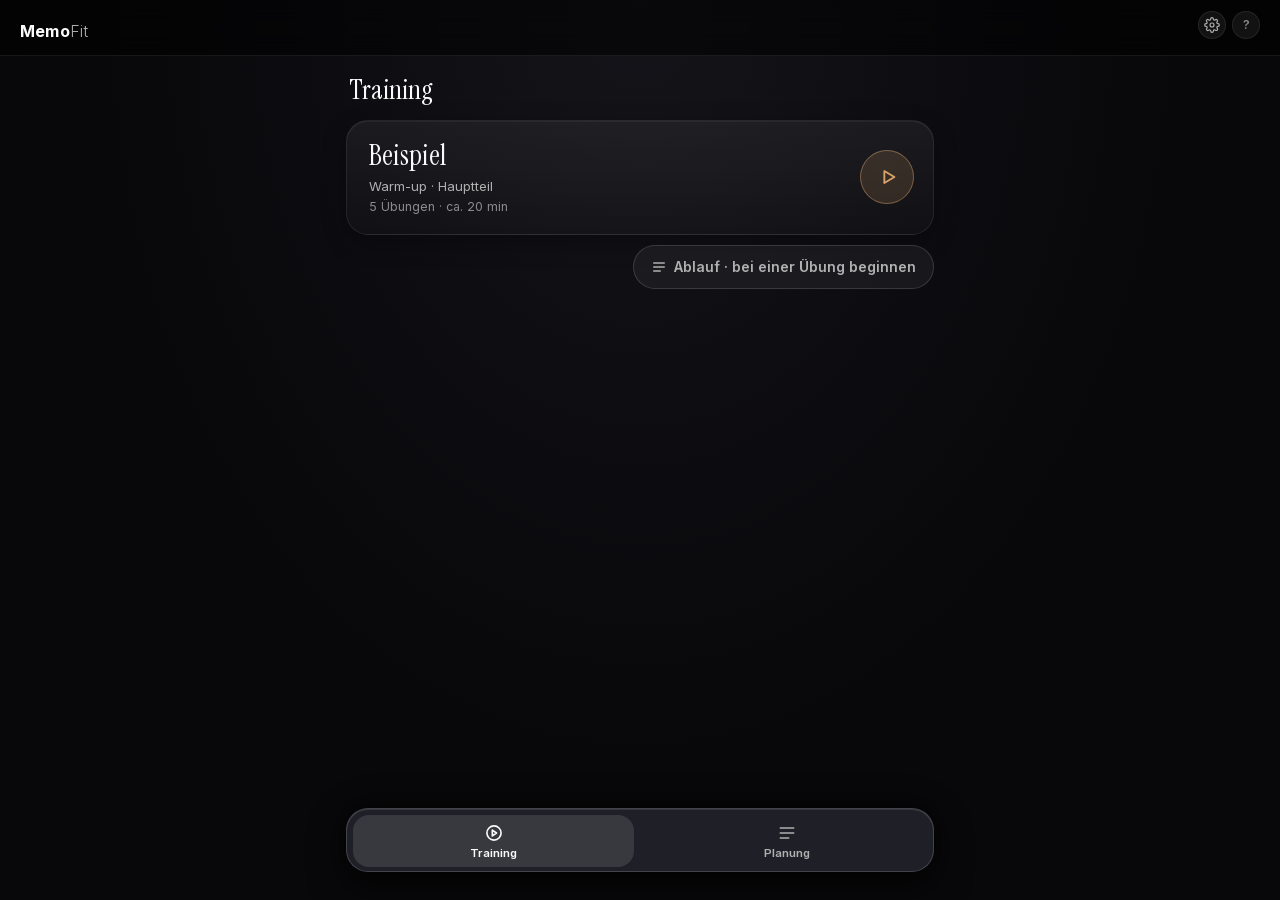
<file: index.html>
<!DOCTYPE html>
<html lang="de">
<head>
  <meta charset="UTF-8">
  <meta name="viewport" content="width=device-width, initial-scale=1.0, viewport-fit=cover">
  <meta name="apple-mobile-web-app-capable" content="yes">
  <meta name="mobile-web-app-capable" content="yes">
  <meta name="apple-mobile-web-app-status-bar-style" content="black-translucent">
  <meta name="apple-mobile-web-app-title" content="MemoFit">
  <meta name="theme-color" content="#080808">
  <link rel="manifest" href="manifest.json">
  <link rel="apple-touch-icon" href="apple-touch-icon.png">
  <link rel="icon" type="image/svg+xml" href="icon.svg">
  <title>MemoFit</title>
  <link rel="stylesheet" href="style.css?v=18">
</head>
<body>

  <header>
    <h1><span class="title-memo">Memo</span><span class="title-me">Fit</span></h1>
    <div class="header-btns">
      <button id="btn-einstellungen" class="btn-help btn-zahnrad" type="button" title="Einstellungen" aria-label="Einstellungen"><svg viewBox="0 0 24 24" fill="none" stroke="currentColor" stroke-width="1.75" stroke-linecap="round" stroke-linejoin="round" aria-hidden="true"><circle cx="12" cy="12" r="3"/><path d="M19.4 15a1.65 1.65 0 0 0 .33 1.82l.06.06a2 2 0 1 1-2.83 2.83l-.06-.06a1.65 1.65 0 0 0-1.82-.33 1.65 1.65 0 0 0-1 1.51V21a2 2 0 1 1-4 0v-.09A1.65 1.65 0 0 0 9 19.4a1.65 1.65 0 0 0-1.82.33l-.06.06a2 2 0 1 1-2.83-2.83l.06-.06A1.65 1.65 0 0 0 4.68 15a1.65 1.65 0 0 0-1.51-1H3a2 2 0 1 1 0-4h.09A1.65 1.65 0 0 0 4.6 9a1.65 1.65 0 0 0-.33-1.82l-.06-.06a2 2 0 1 1 2.83-2.83l.06.06A1.65 1.65 0 0 0 9 4.68a1.65 1.65 0 0 0 1-1.51V3a2 2 0 1 1 4 0v.09a1.65 1.65 0 0 0 1 1.51 1.65 1.65 0 0 0 1.82-.33l.06-.06a2 2 0 1 1 2.83 2.83l-.06.06A1.65 1.65 0 0 0 19.4 9a1.65 1.65 0 0 0 1.51 1H21a2 2 0 1 1 0 4h-.09a1.65 1.65 0 0 0-1.51 1z"/></svg></button>
      <button id="btn-info" class="btn-help" type="button" title="Hilfe" aria-label="Hilfe">?</button>
    </div>
  </header>

  <main>
    <!-- ── TRAINING (Start) ──────────────────────────── -->
    <section id="view-start" class="view">
      <div class="seiten-kopf">
        <h2 class="seiten-titel">Training</h2>
      </div>
      <div id="start-liste" class="plan-karten"></div>
    </section>

    <!-- ── PLÄNE (Liste) ─────────────────────────────── -->
    <section id="view-plaene" class="view hidden">
      <div class="seg plan-tabs" role="tablist" aria-label="Pläne oder Übungen">
        <button type="button" data-wert="plaene" class="an">Pläne</button>
        <button type="button" data-wert="bib">Übungen</button>
      </div>
      <div class="seiten-kopf mit-knopf">
        <h2 class="seiten-titel">Pläne</h2>
        <button class="btn-klein" id="btn-plaene-sort" type="button">Reihenfolge</button>
      </div>
      <div class="card"><div id="plaene-liste" class="zeilen"></div></div>
      <button class="btn-secondary" id="btn-plan-neu" type="button">+ Neuer Plan</button>
    </section>

    <!-- ── ÜBUNGEN (Bibliothek) ──────────────────────── -->
    <section id="view-bib" class="view hidden">
      <div class="seg plan-tabs" role="tablist" aria-label="Pläne oder Übungen">
        <button type="button" data-wert="plaene">Pläne</button>
        <button type="button" data-wert="bib" class="an">Übungen</button>
      </div>
      <div class="seiten-kopf mit-knopf">
        <h2 class="seiten-titel">Übungen</h2>
        <span class="seiten-zahl" id="bib-anzahl"></span>
      </div>
      <p class="card-text">Jede Übung gibt es nur einmal. Hinweis, Gewicht und Video gelten in allen Plänen, in denen sie steht.</p>
      <input type="search" id="bib-suche" class="u-suche" placeholder="Suchen" autocomplete="off">
      <div class="card"><div id="bib-liste" class="zeilen"></div></div>
      <button class="btn-secondary" id="btn-bib-neu" type="button">+ Neue Übung</button>
    </section>

    <!-- ── PLAN BEARBEITEN ───────────────────────────── -->
    <section id="view-plan" class="view hidden">
      <div class="einst-kopf">
        <button class="btn-zurueck" id="plan-zurueck" type="button">‹ Pläne</button>
      </div>
      <div class="plan-kopf">
        <button class="plan-name-knopf" id="plan-name" type="button"></button>
        <div class="plan-kopf-notiz hidden" id="plan-notiz"></div>
        <div class="plan-kopf-info" id="plan-info"></div>
        <div class="chip-reihe links">
          <button class="btn-klein" id="plan-sort" type="button">Reihenfolge</button>
          <button class="btn-klein" id="plan-kopie" type="button">Kopieren</button>
          <button class="btn-klein" id="plan-weg" type="button">Plan löschen …</button>
        </div>
      </div>
      <p class="card-text hidden" id="plan-sort-hinweis">Mit den Pfeilen verschiebst du Blöcke und Übungen. Eine Übung wandert am Rand in den Block davor oder danach.</p>
      <div id="plan-bloecke" class="view"></div>
      <button class="btn-secondary" id="btn-block-neu" type="button">+ Block</button>
    </section>

    <!-- ── EINSTELLUNGEN ─────────────────────────────── -->
    <section id="view-einst" class="view hidden">
      <div class="einst-kopf">
        <button class="btn-zurueck" id="einst-zurueck" type="button">‹ Zurück</button>
        <h2 class="einst-titel">Einstellungen</h2>
      </div>

      <div class="card">
        <div class="card-header"><h2>Nach der Pause</h2></div>
        <div class="seg" id="e-auto" role="group" aria-label="Nach der Pause">
          <button type="button" data-wert="1">automatisch weiter</button>
          <button type="button" data-wert="0">auf Tipp warten</button>
        </div>
        <p class="form-hinweis">Automatisch: 3-2-1, dann geht es los. Ein Tipp in der Pause hält trotzdem jederzeit an.</p>
      </div>

      <div class="card">
        <div class="card-header"><h2>Bereit vor dem Start</h2></div>
        <div class="seg" id="e-vorlauf" role="group" aria-label="Vorlauf">
          <button type="button" data-wert="0">aus</button>
          <button type="button" data-wert="5">5 s</button>
          <button type="button" data-wert="10">10 s</button>
          <button type="button" data-wert="15">15 s</button>
        </div>
        <div class="form-group" style="margin-top:1rem"><label>Seite wechseln (re/li)</label>
          <div class="seg" id="e-wechsel" role="group" aria-label="Seite wechseln">
            <button type="button" data-wert="3">3 s</button>
            <button type="button" data-wert="5">5 s</button>
            <button type="button" data-wert="10">10 s</button>
          </div>
        </div>
      </div>

      <div class="card">
        <div class="card-header"><h2>Töne</h2></div>
        <div class="seg" id="e-toene" role="group" aria-label="Töne">
          <button type="button" data-wert="1">an</button>
          <button type="button" data-wert="0">aus</button>
        </div>
        <p class="form-hinweis">3-2-1 vor Start und Ende. Im Lautlos-Modus bleibt das iPhone stumm, Farbe und große Zahlen zeigen es trotzdem.</p>
        <div class="btn-reihe"><button class="btn-leise" id="btn-tontest" type="button">Ton testen</button></div>
      </div>

      <div class="card">
        <div class="card-header"><h2>Abschluss</h2></div>
        <div class="seg" id="e-abschluss" role="group" aria-label="Abschluss">
          <button type="button" data-wert="still">still</button>
          <button type="button" data-wert="fest">Licht und Klang</button>
        </div>
        <p class="form-hinweis">Licht und Klang: Am Ende schließt sich ein Ring, ein paar Funken steigen auf, dazu ein weicher Akkord. Der Klang folgt der Einstellung „Töne“.</p>
      </div>

      <div class="card">
        <div class="card-header"><h2>Videoton</h2></div>
        <div class="seg" id="e-videoton" role="group" aria-label="Videoton">
          <button type="button" data-wert="aus">stumm</button>
          <button type="button" data-wert="erst">einmal</button>
          <button type="button" data-wert="immer">immer</button>
        </div>
        <p class="form-hinweis">Einmal: Die Ansage ist einmal zu hören, danach läuft der Ausschnitt stumm im Loop. Im Training schaltet der Lautsprecher oben rechts weiter.</p>
      </div>

      <div class="card">
        <div class="card-header"><h2>Musik vom Handy</h2></div>
        <div class="seg" id="e-musik" role="group" aria-label="Musik vom Handy">
          <button type="button" data-wert="vorrang">Ton hat Vorrang</button>
          <button type="button" data-wert="mischen">Musik läuft weiter</button>
        </div>
        <p class="form-hinweis">Ton hat Vorrang: 3-2-1 und Video sind immer hörbar, die Musik kann dafür kurz anhalten. Musik läuft weiter: Der Ton liegt über der Musik, ist aber nur zu hören, wenn das iPhone nicht im Lautlos-Modus ist.</p>
      </div>

      <div class="card">
        <div class="card-header"><h2>Speicher</h2></div>
        <p class="card-text" id="speicher-text">…</p>
        <div class="btn-reihe"><button class="btn-secondary" id="btn-persist" type="button">Dauerhaft speichern anfragen</button></div>
      </div>

      <div class="card">
        <div class="card-header"><h2>Daten</h2></div>
        <p class="card-text">Alles bleibt auf diesem Gerät. Nichts wird übertragen. Mit einer Sicherungsdatei nimmst du Pläne und Gewichte auf ein anderes Gerät mit.</p>
        <div class="btn-reihe">
          <button class="btn-secondary" id="btn-export" type="button">Daten sichern (Datei)</button>
          <button class="btn-secondary" id="btn-import" type="button">Sicherung laden …</button>
          <input type="file" id="import-datei" accept="application/json,.json" hidden>
          <button class="btn-leise" id="btn-beispiel" type="button">Beispielplan hinzufügen</button>
          <button class="btn-leise" id="btn-alles-loeschen" type="button">Alles löschen …</button>
        </div>
      </div>
    </section>
  </main>

  <nav class="bottom-nav">
    <button class="nav-item active" data-view="start" type="button">
      <svg viewBox="0 0 24 24" fill="none" stroke="currentColor" stroke-width="2" stroke-linecap="round" stroke-linejoin="round"><circle cx="12" cy="12" r="8.5"/><path d="M10 8.5l5 3.5-5 3.5Z"/></svg>
      <span>Training</span>
    </button>
    <button class="nav-item" data-view="plaene" type="button">
      <svg viewBox="0 0 24 24" fill="none" stroke="currentColor" stroke-width="2" stroke-linecap="round" stroke-linejoin="round"><path d="M4 6h16M4 12h16M4 18h10"/></svg>
      <span>Planung</span>
    </button>
  </nav>

  <!-- ── TRAINING (Abspielen) ──────────────────────── -->
  <div id="training" class="training hidden" aria-live="off"></div>

  <!-- ── SHEET ─────────────────────────────────────── -->
  <div id="sheet" class="modal-backdrop hidden">
    <div class="modal" role="dialog" aria-modal="true" aria-labelledby="sheet-titel">
      <div class="modal-header">
        <h2 id="sheet-titel"></h2>
        <button class="btn-modal-close" id="sheet-zu" type="button" aria-label="Schließen">✕</button>
      </div>
      <div class="modal-body" id="sheet-body"></div>
    </div>
  </div>

  <!-- ── HILFE ─────────────────────────────────────── -->
  <div id="hilfe" class="modal-backdrop hidden">
    <div class="modal" role="dialog" aria-modal="true" aria-labelledby="hilfe-titel">
      <div class="modal-header">
        <h2 id="hilfe-titel">Hilfe</h2>
        <button class="btn-modal-close" id="hilfe-zu" type="button" aria-label="Schließen">✕</button>
      </div>
      <div class="modal-body">
        <aside class="haltung">
          <h4>Abspielen, nicht bedienen</h4>
          <p>MemoFit begleitet dein Training Übung für Übung, mit Zeit, Wiederholungen und Pausen. Einmal einrichten, danach nur noch starten. Keine Punkte, keine Serien, kein Soll.</p>
        </aside>
        <div class="modal-section">
          <div class="modal-section-title"><span class="hz-i klein" data-i="installieren"></span>Erste Schritte</div>
          <div class="hz-liste">
            <div class="hz"><span class="hz-i" data-i="browser"></span><div class="hz-t"><strong>Browser</strong> — iPhone und iPad: Safari · Android: Chrome oder Firefox · Computer: Safari, Firefox, Chrome oder Edge</div></div>
            <div class="hz"><span class="hz-i" data-i="installieren"></span><div class="hz-t"><strong>Zuerst zum Home-Bildschirm</strong> — iPhone/iPad: Safari → Teilen □↑ → „Zum Home-Bildschirm“ · Android (Chrome): ⋮ oben rechts → „Installieren und Verknüpfung erstellen“ (Firefox: Menü → „Installieren“)</div></div>
            <div class="hz"><span class="hz-i" data-i="geraet"></span><div class="hz-t"><strong>Warum installieren?</strong> — MemoFit startet wie eine App, auch offline im Studio oder Keller · ohne Installation kann der Browser die Daten nach etwa 7 Tagen ohne Nutzung löschen</div></div>
            <div class="hz"><span class="hz-i" data-i="update"></span><div class="hz-t"><strong>Nach einem Update</strong> — App ganz schließen und neu öffnen · oder „Neu laden“ im Hinweis unten</div></div>
          </div>
        </div>
        <div class="modal-divider"></div>
        <div class="modal-section">
          <div class="modal-section-title"><span class="hz-i klein" data-i="start"></span>Training</div>
          <div class="hz-liste">
            <div class="hz"><span class="hz-i" data-i="start" data-ton="neutral"></span><div class="hz-t"><strong>Starten</strong> — Plan antippen · erst „Bereit“ mit 3-2-1 · dann Übung für Übung, alle Sätze einer Übung nacheinander</div></div>
            <div class="hz"><span class="hz-i" data-i="dauer" data-ton="akt"></span><div class="hz-t"><strong>Zeit</strong> — großer Ring zählt herunter · warm = Arbeit</div></div>
            <div class="hz"><span class="hz-i" data-i="fertig" data-ton="akt"></span><div class="hz-t"><strong>Wiederholungen</strong> — „12–15 ×“ · großer Knopf „fertig“, wenn du so weit bist</div></div>
            <div class="hz"><span class="hz-i" data-i="pause" data-ton="reg"></span><div class="hz-t"><strong>Pause</strong> — kühl · zeigt, was gleich kommt · danach 3-2-1 und weiter</div></div>
            <div class="hz"><span class="hz-i" data-i="tippen" data-ton="reg"></span><div class="hz-t"><strong>Tipp in der Pause</strong> — hält an · „+15 s“ verlängert die Restzeit · „weiter“ zählt ab derselben Sekunde weiter · › springt zur nächsten Übung</div></div>
            <div class="hz"><span class="hz-i" data-i="kann" data-ton="neutral"></span><div class="hz-t"><strong>Letzter Satz freiwillig</strong> — bei „2–3 Sätze“ fragt die Pause „Noch einer?“ · „auslassen“ geht zur nächsten Übung · ohne Tipp geht es mit dem Satz weiter</div></div>
            <div class="hz"><span class="hz-i" data-i="seiten" data-ton="neutral"></span><div class="hz-t"><strong>Seiten re/li</strong> — erst rechts, kurz „Seite wechseln“, dann links</div></div>
            <div class="hz"><span class="hz-i" data-i="umdrehen"></span><div class="hz-t"><strong>Karte antippen</strong> — dreht sie um · hinten läuft das Video, ohne Video steht dort der Hinweis groß · jedes Training beginnt mit der Textseite, die gewählte Seite bleibt bis zum Ende</div></div>
            <div class="hz"><span class="hz-i" data-i="video"></span><div class="hz-t"><strong>Video</strong> — Karte antippen → Video im Loop, mit Zeit oder „fertig“ unten · mehrere Videos laufen nacheinander · die Pause zeigt nur Name und Hinweis</div></div>
            <div class="hz"><span class="hz-i" data-i="ton"></span><div class="hz-t"><strong>Lautsprecher oben rechts</strong> — Videoton umschalten: stumm (✕) · einmal (1) · immer (∞) · gilt auch für die nächsten Trainings</div></div>
            <div class="hz"><span class="hz-i" data-i="gewicht"></span><div class="hz-t"><strong>Gewicht</strong> — „17,5 kg“ antippen → + und − · ändert um den Wert aus der Übung · bleibt für das nächste Mal gespeichert</div></div>
            <div class="hz"><span class="hz-i" data-i="plaene"></span><div class="hz-t"><strong>Ablauf</strong> — oben in der Mitte antippen · Blöcke und Übungen auf einen Blick · eine Übung antippen: dort weitermachen · auch auf der Startseite unter dem Plan</div></div>
            <div class="hz"><span class="hz-i" data-i="video"></span><div class="hz-t"><strong>Vorschau</strong> — vor jeder Übung mit Video (Bereit, Pause, Seitenwechsel) · „Vorschau“ antippen: Video groß mit Ton, die Pause hält an · danach oder per Tipp aufs Video zurück, mit mindestens 15 s Restzeit</div></div>
            <div class="hz"><span class="hz-i" data-i="wischen"></span><div class="hz-t"><strong>Wischen</strong> — nach links: nächste Übung · nach rechts: zurück · oder ‹ › unten</div></div>
            <div class="hz"><span class="hz-i" data-i="halt"></span><div class="hz-t"><strong>Anhalten</strong> — ❙❙ unten · ✕ oben beendet das Training</div></div>
            <div class="hz"><span class="hz-i" data-i="drehen"></span><div class="hz-t"><strong>Quer oder hoch</strong> — Handy auf die Bank stellen oder auf den Boden legen · der Bildschirm bleibt an</div></div>
          </div>
        </div>
        <div class="modal-divider"></div>
        <div class="modal-section">
          <div class="modal-section-title"><span class="hz-i klein" data-i="plaene"></span>Planung</div>
          <div class="hz-liste">
            <div class="hz"><span class="hz-i" data-i="plaene"></span><div class="hz-t"><strong>Plan</strong> — ein Trainingstag · Blöcke wie Warm-up, Hauptteil A, Hauptteil B fassen die Übungen zusammen · den Namen antippen: Name und Notiz, z. B. Trainer oder Studio</div></div>
            <div class="hz"><span class="hz-i" data-i="werte"></span><div class="hz-t"><strong>Werte je Übung</strong> — Zeit oder Wiederholungen · Sätze · Pause zwischen Sätzen · Pause vor der nächsten Übung · eine neue Übung übernimmt die Werte der Übung davor</div></div>
            <div class="hz"><span class="hz-i" data-i="uebung"></span><div class="hz-t"><strong>Übung</strong> — Name · Hinweis · Werte · Seiten re/li · Gewicht · Video</div></div>
            <div class="hz"><span class="hz-i" data-i="bibliothek"></span><div class="hz-t"><strong>Übungen</strong> — oben „Pläne · Übungen“ umschalten · alle Übungen auf einen Blick · suchen · in welchen Plänen sie stehen</div></div>
            <div class="hz"><span class="hz-i" data-i="mehrfach"></span><div class="hz-t"><strong>Dieselbe Übung in mehreren Plänen</strong> — im Plan „+ Übung“ → „Aus der Bibliothek“ wählen · Hinweis, Gewicht und Video pflegst du nur einmal · auch nach „Kopieren“</div></div>
            <div class="hz"><span class="hz-i" data-i="loeschen"></span><div class="hz-t"><strong>Aus dem Block entfernen</strong> — die Übung bleibt in der Bibliothek · ganz löschen nur unter „Übungen“</div></div>
            <div class="hz"><span class="hz-i" data-i="video"></span><div class="hz-t"><strong>„Video neu wählen“</strong> — nach dem Laden einer Sicherung auf einem anderen Gerät · Übung öffnen → „Video wählen“ · Ausschnitt bleibt erhalten, wenn du ihn nicht änderst</div></div>
            <div class="hz"><span class="hz-i" data-i="video"></span><div class="hz-t"><strong>Video zuordnen</strong> — Übung öffnen → „Video wählen“ → aus Fotos oder iCloud Drive · bleibt nur auf diesem Gerät</div></div>
            <div class="hz"><span class="hz-i" data-i="video"></span><div class="hz-t"><strong>Mehrere Videos</strong> — z. B. von vorn und von der Seite · „+ weiteres Video“ · jedes mit eigenem Ausschnitt · „nach vorn“ ändert die Reihenfolge · im Training nacheinander im Loop</div></div>
            <div class="hz"><span class="hz-i" data-i="schnitt"></span><div class="hz-t"><strong>Ausschnitt</strong> — Video abspielen · bei der Stelle „hier“ unter Start bzw. Ende · „Ausschnitt abspielen“ zum Prüfen · gilt in allen Plänen · bei mehreren Videos die Zeile antippen, um es zu öffnen</div></div>
            <div class="hz"><span class="hz-i" data-i="speicher"></span><div class="hz-t"><strong>Größe</strong> — 30 s in 1080p sind etwa 30–60 MB · in 1080p filmen oder in Fotos kürzen · 4K braucht viel mehr Platz</div></div>
            <div class="hz"><span class="hz-i" data-i="sortieren"></span><div class="hz-t"><strong>Reihenfolge</strong> — ↑ ↓ verschieben Blöcke und Übungen</div></div>
            <div class="hz"><span class="hz-i" data-i="loeschen"></span><div class="hz-t"><strong>Löschen</strong> — „Rückgängig“ im Hinweis unten holt es zurück</div></div>
          </div>
        </div>
        <div class="modal-divider"></div>
        <div class="modal-section">
          <div class="modal-section-title"><span class="hz-i klein" data-i="zahnrad"></span>Einstellungen · Zahnrad oben rechts</div>
          <div class="hz-liste">
            <div class="hz"><span class="hz-i" data-i="pause"></span><div class="hz-t"><strong>Nach der Pause</strong> — automatisch weiter · oder immer auf Tipp warten</div></div>
            <div class="hz"><span class="hz-i" data-i="start"></span><div class="hz-t"><strong>Bereit</strong> — 5 s vor der ersten Übung · aus · 10 s · 15 s</div></div>
            <div class="hz"><span class="hz-i" data-i="ton"></span><div class="hz-t"><strong>Töne</strong> — 3-2-1 vor Start und Ende · im Lautlos-Modus stumm</div></div>
            <div class="hz"><span class="hz-i" data-i="ton"></span><div class="hz-t"><strong>Abschluss</strong> — still · oder Licht und Klang: Ring, Funken, weicher Akkord · beim Antippen gleich zu hören</div></div>
            <div class="hz"><span class="hz-i" data-i="video"></span><div class="hz-t"><strong>Videoton</strong> — immer stumm · erster Durchlauf mit Ton, dann stumm · immer mit Ton</div></div>
            <div class="hz"><span class="hz-i" data-i="ton"></span><div class="hz-t"><strong>Musik vom Handy</strong> — „Ton hat Vorrang“: immer hörbar, Musik kann kurz anhalten · „Musik läuft weiter“: Ton liegt darüber, nur ohne Lautlos-Modus · auch über den Lautsprecher im Training</div></div>
            <div class="hz"><span class="hz-i" data-i="speicher"></span><div class="hz-t"><strong>Speicher</strong> — „dauerhaft speichern“ schützt vor dem Aufräumen durch den Browser</div></div>
          </div>
        </div>
        <div class="modal-divider"></div>
        <div class="modal-section">
          <div class="modal-section-title"><span class="hz-i klein" data-i="sichern"></span>Daten &amp; Backup</div>
          <div class="hz-liste">
            <div class="hz"><span class="hz-i" data-i="geraet"></span><div class="hz-t"><strong>Nur auf diesem Gerät</strong> — nichts wird übertragen</div></div>
            <div class="hz"><span class="hz-i" data-i="sichern"></span><div class="hz-t"><strong>Daten sichern</strong> — erzeugt eine kleine Datei mit Plänen und Gewichten · ohne Videos: die Originale liegen in Fotos oder iCloud und lassen sich neu zuordnen</div></div>
            <div class="hz"><span class="hz-i" data-i="laden"></span><div class="hz-t"><strong>Sicherung laden</strong> — Umzug auf ein anderes Gerät</div></div>
          </div>
        </div>
        <div class="modal-divider"></div>
        <div class="modal-section">
          <div class="modal-section-title"><span class="hz-i klein" data-i="werkzeug"></span>Probleme &amp; Lösungen</div>
          <div class="hz-liste">
            <div class="hz"><span class="hz-i" data-i="ton"></span><div class="hz-t"><strong>Kein Ton?</strong> — Lautlos-Schalter am iPhone prüfen · Töne in den Einstellungen an</div></div>
            <div class="hz"><span class="hz-i" data-i="geraet"></span><div class="hz-t"><strong>Bildschirm geht aus?</strong> — ab iOS 16.4 bleibt er im Training an · sonst Auto-Sperre in den iPhone-Einstellungen verlängern</div></div>
            <div class="hz"><span class="hz-i" data-i="video"></span><div class="hz-t"><strong>Video ohne Ton?</strong> — Lautsprecher oben rechts auf „einmal“ oder „immer“ · bei „Musik läuft weiter“ den Lautlos-Modus ausschalten · Lautstärke prüfen</div></div>
            <div class="hz"><span class="hz-i" data-i="loeschen"></span><div class="hz-t"><strong>Daten weg?</strong> — „Browserdaten löschen“ entfernt auch MemoFit → Sicherung laden</div></div>
            <div class="hz"><span class="hz-i" data-i="geraet"></span><div class="hz-t"><strong>Home-Bildschirm &amp; Safari</strong> — getrennte Speicher · immer die App vom Home-Bildschirm nutzen</div></div>
          </div>
        </div>
        <div class="modal-divider"></div>
        <p class="modal-meta">Daten bleiben auf diesem Gerät. MemoFit ersetzt keine ärztliche oder therapeutische Beratung.</p>
        <p class="modal-meta"><a href="impressum.html">Impressum &amp; Datenschutz</a></p>
        <p class="modal-meta modal-meta-build">Version 1.1 · Klaus Teltenkötter 2026</p>
      </div>
    </div>
  </div>

  <div id="toast" class="toast hidden" role="status" aria-live="polite"><span id="toast-text"></span><button id="toast-btn" type="button" class="hidden">Rückgängig</button></div>

  <script src="app.js?v=18"></script>
</body>
</html>
</file>
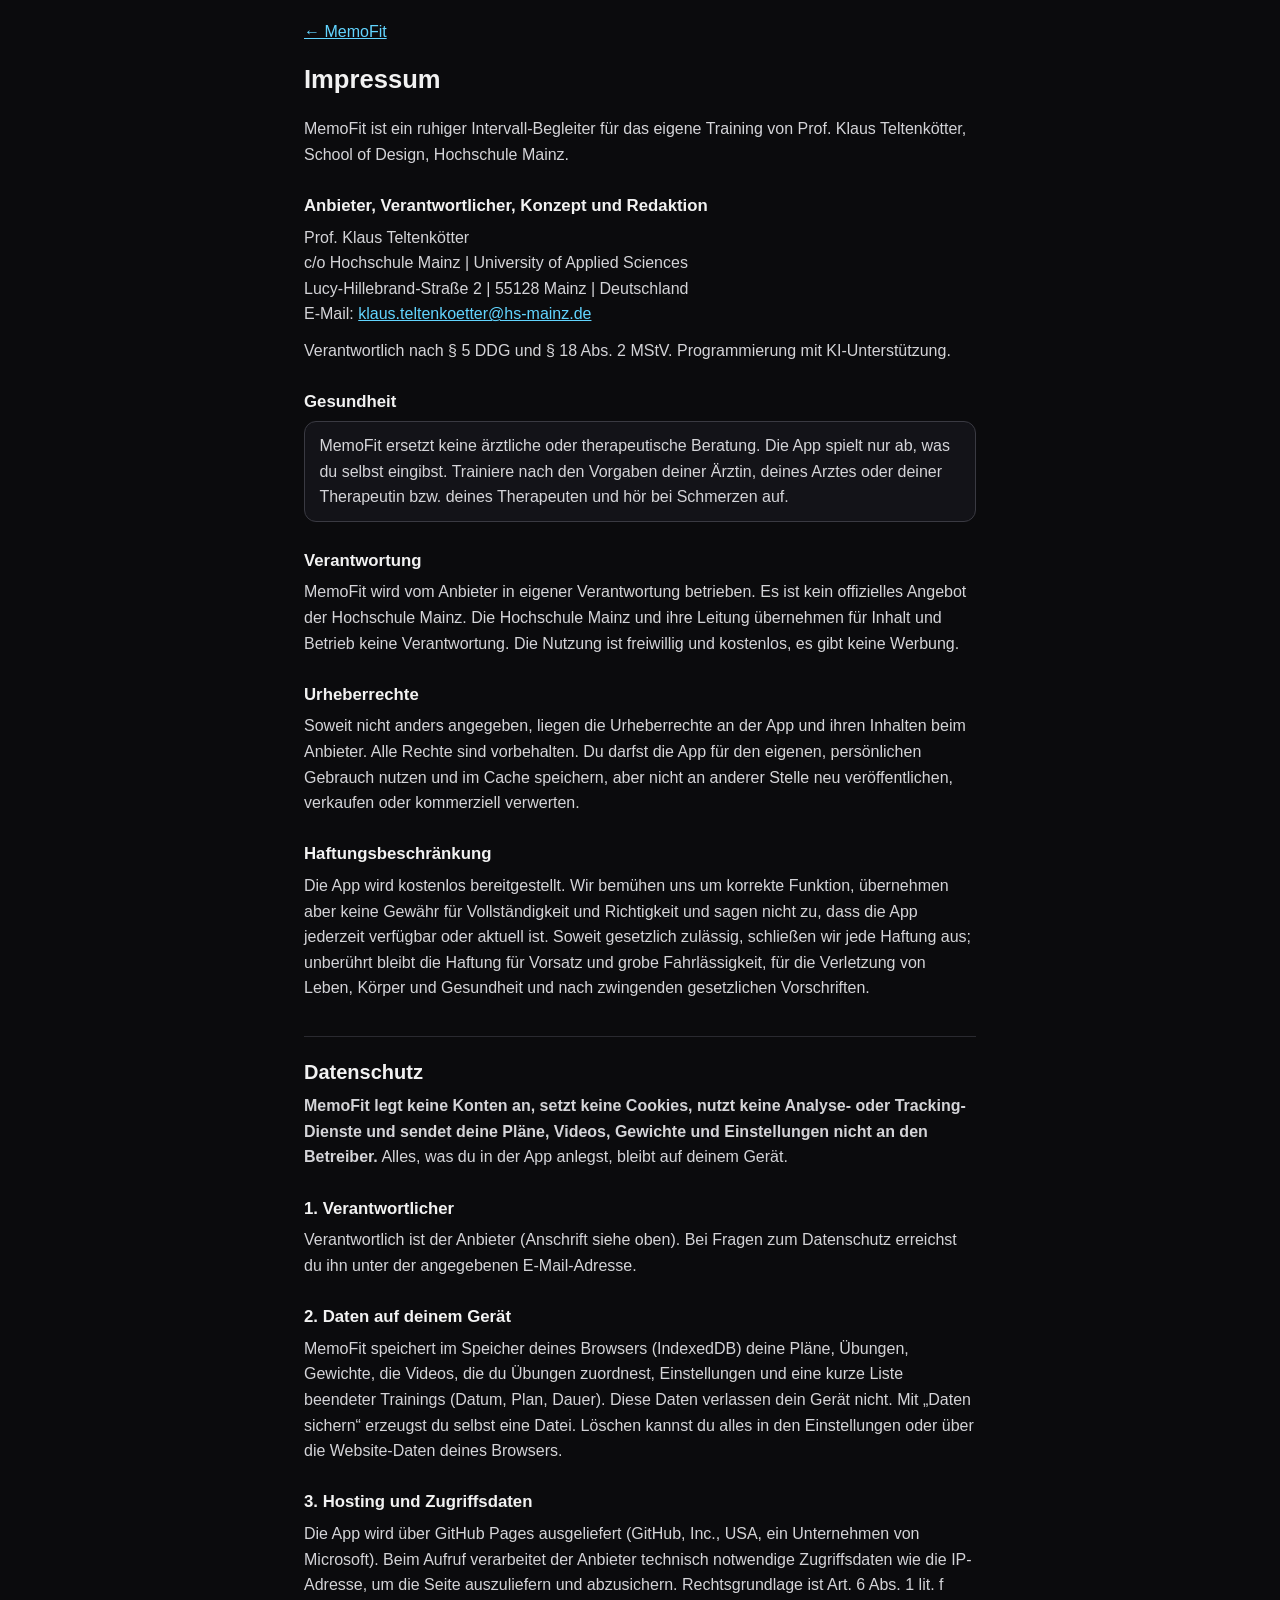
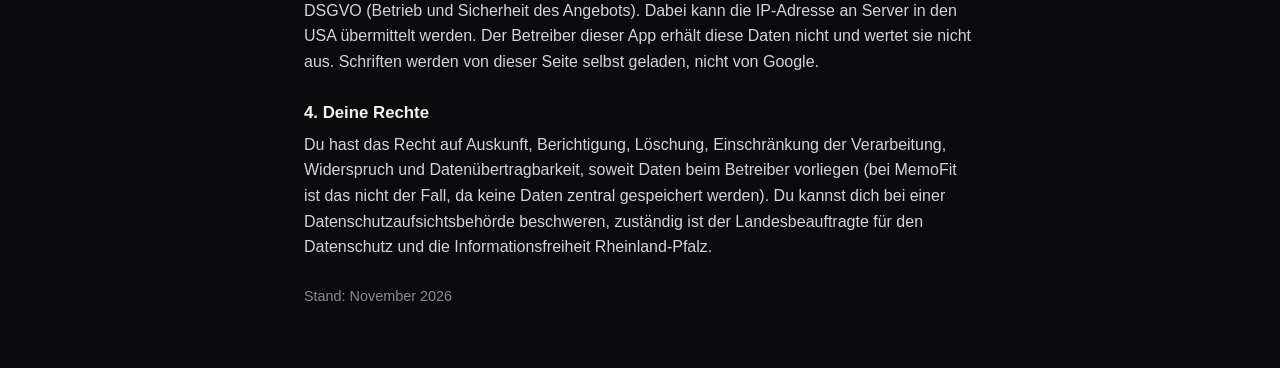
<file: impressum.html>
<!doctype html>
<html lang="de">
<head>
<meta charset="utf-8">
<meta name="viewport" content="width=device-width, initial-scale=1">
<title>Impressum – MemoFit</title>
<style>
  :root { color-scheme: dark; }
  body { margin: 0; background: #0b0b0d; color: #f2f2f2; font: 16px/1.6 -apple-system, BlinkMacSystemFont, "Segoe UI", Inter, sans-serif; }
  main { max-width: 42rem; margin: 0 auto; padding: 1.2rem 1rem 3rem; }
  h1 { font-size: 1.6rem; margin: 0.4rem 0 1rem; }
  h2 { font-size: 1.05rem; margin: 1.6rem 0 0.3rem; }
  h2.abschnitt { font-size: 1.25rem; border-top: 1px solid #2a2a30; padding-top: 1.2rem; margin-top: 2.2rem; }
  p { color: #d4d4d8; margin: 0.3rem 0 0.7rem; }
  a { color: #62d5ff; }
  .zurueck { display: inline-block; margin-bottom: 0.5rem; }
  .wichtig { border: 1px solid #3a3a42; border-radius: 12px; padding: 0.7rem 0.9rem; background: #131318; }
</style>
</head>
<body>
<main>
<a class="zurueck" href="./">← MemoFit</a>

<h1>Impressum</h1>
<p>MemoFit ist ein ruhiger Intervall-Begleiter für das eigene Training von Prof. Klaus Teltenkötter, School of Design, Hochschule Mainz.</p>

<h2>Anbieter, Verantwortlicher, Konzept und Redaktion</h2>
<p>
  Prof. Klaus Teltenkötter<br>
  c/o Hochschule Mainz | University of Applied Sciences<br>
  Lucy-Hillebrand-Straße 2 | 55128 Mainz | Deutschland<br>
  E-Mail: <a href="mailto:klaus.teltenkoetter@hs-mainz.de">klaus.teltenkoetter@hs-mainz.de</a>
</p>
<p>Verantwortlich nach § 5 DDG und § 18 Abs. 2 MStV. Programmierung mit KI-Unterstützung.</p>

<h2>Gesundheit</h2>
<p class="wichtig">MemoFit ersetzt keine ärztliche oder therapeutische Beratung. Die App spielt nur ab, was du selbst eingibst. Trainiere nach den Vorgaben deiner Ärztin, deines Arztes oder deiner Therapeutin bzw. deines Therapeuten und hör bei Schmerzen auf.</p>

<h2>Verantwortung</h2>
<p>MemoFit wird vom Anbieter in eigener Verantwortung betrieben. Es ist kein offizielles Angebot der Hochschule Mainz. Die Hochschule Mainz und ihre Leitung übernehmen für Inhalt und Betrieb keine Verantwortung. Die Nutzung ist freiwillig und kostenlos, es gibt keine Werbung.</p>

<h2>Urheberrechte</h2>
<p>Soweit nicht anders angegeben, liegen die Urheberrechte an der App und ihren Inhalten beim Anbieter. Alle Rechte sind vorbehalten. Du darfst die App für den eigenen, persönlichen Gebrauch nutzen und im Cache speichern, aber nicht an anderer Stelle neu veröffentlichen, verkaufen oder kommerziell verwerten.</p>

<h2>Haftungsbeschränkung</h2>
<p>Die App wird kostenlos bereitgestellt. Wir bemühen uns um korrekte Funktion, übernehmen aber keine Gewähr für Vollständigkeit und Richtigkeit und sagen nicht zu, dass die App jederzeit verfügbar oder aktuell ist. Soweit gesetzlich zulässig, schließen wir jede Haftung aus; unberührt bleibt die Haftung für Vorsatz und grobe Fahrlässigkeit, für die Verletzung von Leben, Körper und Gesundheit und nach zwingenden gesetzlichen Vorschriften.</p>

<h2 class="abschnitt">Datenschutz</h2>
<p><strong>MemoFit legt keine Konten an, setzt keine Cookies, nutzt keine Analyse- oder Tracking-Dienste und sendet deine Pläne, Videos, Gewichte und Einstellungen nicht an den Betreiber.</strong> Alles, was du in der App anlegst, bleibt auf deinem Gerät.</p>

<h2>1. Verantwortlicher</h2>
<p>Verantwortlich ist der Anbieter (Anschrift siehe oben). Bei Fragen zum Datenschutz erreichst du ihn unter der angegebenen E-Mail-Adresse.</p>

<h2>2. Daten auf deinem Gerät</h2>
<p>MemoFit speichert im Speicher deines Browsers (IndexedDB) deine Pläne, Übungen, Gewichte, die Videos, die du Übungen zuordnest, Einstellungen und eine kurze Liste beendeter Trainings (Datum, Plan, Dauer). Diese Daten verlassen dein Gerät nicht. Mit „Daten sichern“ erzeugst du selbst eine Datei. Löschen kannst du alles in den Einstellungen oder über die Website-Daten deines Browsers.</p>

<h2>3. Hosting und Zugriffsdaten</h2>
<p>Die App wird über GitHub Pages ausgeliefert (GitHub, Inc., USA, ein Unternehmen von Microsoft). Beim Aufruf verarbeitet der Anbieter technisch notwendige Zugriffsdaten wie die IP-Adresse, um die Seite auszuliefern und abzusichern. Rechtsgrundlage ist Art. 6 Abs. 1 lit. f DSGVO (Betrieb und Sicherheit des Angebots). Dabei kann die IP-Adresse an Server in den USA übermittelt werden. Der Betreiber dieser App erhält diese Daten nicht und wertet sie nicht aus. Schriften werden von dieser Seite selbst geladen, nicht von Google.</p>

<h2>4. Deine Rechte</h2>
<p>Du hast das Recht auf Auskunft, Berichtigung, Löschung, Einschränkung der Verarbeitung, Widerspruch und Datenübertragbarkeit, soweit Daten beim Betreiber vorliegen (bei MemoFit ist das nicht der Fall, da keine Daten zentral gespeichert werden). Du kannst dich bei einer Datenschutzaufsichtsbehörde beschweren, zuständig ist der Landesbeauftragte für den Datenschutz und die Informationsfreiheit Rheinland-Pfalz.</p>

<p style="margin-top:1.6rem;color:#8a8a92;font-size:0.9rem">Stand: November 2026</p>
</main>
</body>
</html>
</file>
<file: style.css>
/* MemoFit · Stil */
/* Schriften lokal (kein Abruf bei Google): Inter und Instrument Serif, SIL Open Font License 1.1 */
@font-face { font-family: 'Instrument Serif'; font-style: italic; font-weight: 400; font-display: swap;
  src: url('fonts/InstrumentSerif-italic-latin-ext.woff2') format('woff2'); unicode-range: U+0100-02BA, U+02BD-02C5, U+02C7-02CC, U+02CE-02D7, U+02DD-02FF, U+0304, U+0308, U+0329, U+1D00-1DBF, U+1E00-1E9F, U+1EF2-1EFF, U+2020, U+20A0-20AB, U+20AD-20C4, U+2113, U+2C60-2C7F, U+A720-A7FF; }
@font-face { font-family: 'Instrument Serif'; font-style: italic; font-weight: 400; font-display: swap;
  src: url('fonts/InstrumentSerif-italic-latin.woff2') format('woff2'); unicode-range: U+0000-00FF, U+0131, U+0152-0153, U+02BB-02BC, U+02C6, U+02DA, U+02DC, U+0304, U+0308, U+0329, U+2000-206F, U+20AC, U+2122, U+2191, U+2193, U+2212, U+2215, U+FEFF, U+FFFD; }
@font-face { font-family: 'Instrument Serif'; font-style: normal; font-weight: 400; font-display: swap;
  src: url('fonts/InstrumentSerif-normal-latin-ext.woff2') format('woff2'); unicode-range: U+0100-02BA, U+02BD-02C5, U+02C7-02CC, U+02CE-02D7, U+02DD-02FF, U+0304, U+0308, U+0329, U+1D00-1DBF, U+1E00-1E9F, U+1EF2-1EFF, U+2020, U+20A0-20AB, U+20AD-20C4, U+2113, U+2C60-2C7F, U+A720-A7FF; }
@font-face { font-family: 'Instrument Serif'; font-style: normal; font-weight: 400; font-display: swap;
  src: url('fonts/InstrumentSerif-normal-latin.woff2') format('woff2'); unicode-range: U+0000-00FF, U+0131, U+0152-0153, U+02BB-02BC, U+02C6, U+02DA, U+02DC, U+0304, U+0308, U+0329, U+2000-206F, U+20AC, U+2122, U+2191, U+2193, U+2212, U+2215, U+FEFF, U+FFFD; }
@font-face { font-family: 'Inter'; font-style: normal; font-weight: 300 800; font-display: swap;
  src: url('fonts/Inter-normal-latin-ext.woff2') format('woff2'); unicode-range: U+0100-02BA, U+02BD-02C5, U+02C7-02CC, U+02CE-02D7, U+02DD-02FF, U+0304, U+0308, U+0329, U+1D00-1DBF, U+1E00-1E9F, U+1EF2-1EFF, U+2020, U+20A0-20AB, U+20AD-20C4, U+2113, U+2C60-2C7F, U+A720-A7FF; }
@font-face { font-family: 'Inter'; font-style: normal; font-weight: 300 800; font-display: swap;
  src: url('fonts/Inter-normal-latin.woff2') format('woff2'); unicode-range: U+0000-00FF, U+0131, U+0152-0153, U+02BB-02BC, U+02C6, U+02DA, U+02DC, U+0304, U+0308, U+0329, U+2000-206F, U+20AC, U+2122, U+2191, U+2193, U+2212, U+2215, U+FEFF, U+FFFD; }

*, *::before, *::after { box-sizing: border-box; margin: 0; padding: 0; }

:root {
  /* Basis aus MemoFix / MemoMe */
  --bg:            #070708;
  --bg-grad:       radial-gradient(ellipse at 50% 0%, #14141a 0%, #08080a 60%);
  --surface:       #0d0d11;
  --surface2:      #131318;
  --modal:         #111116;
  --text:          #FAFAFA;
  --text-dim:      #B0B0B0;
  --muted:         #6B6B70;
  --hint:          #8a8a91;
  --border:        rgba(255,255,255,0.08);
  --border-strong: rgba(255,255,255,0.14);
  --shadow:        inset 0 1px 0 rgba(255,255,255,0.05), 0 8px 24px rgba(0,0,0,0.3);
  --radius:        18px;
  --nav-h:         96px;
  --header-h:      56px;
  --serif:         'Instrument Serif', Georgia, serif;
  --mf-blau:       #62d5ff;

  /* MemoFit: Arbeit warm, Pause kühl, Bereit neutral (Werte aus MemoMe) */
  --akt:           #d9a36a;
  --akt-rgb:       217, 163, 106;
  --reg:           #86bdb5;
  --reg-rgb:       134, 189, 181;
  --neutral:       #bdb4a5;
  --neutral-rgb:   189, 180, 165;
}

body {
  font-family: 'Inter', -apple-system, BlinkMacSystemFont, 'Segoe UI', sans-serif;
  background: var(--bg-grad);
  background-color: var(--bg);
  color: var(--text);
  min-height: 100dvh;
  padding-bottom: calc(var(--nav-h) + max(env(safe-area-inset-bottom), 12px));
  -webkit-tap-highlight-color: transparent;
  -webkit-font-smoothing: antialiased;
  overscroll-behavior-y: none;
}
button { font-family: inherit; }
:focus-visible { outline: 2px solid rgba(var(--reg-rgb), 0.8); outline-offset: 2px; }

/* ── HEADER ─────────────────────────────────────────── */
header {
  position: sticky; top: 0; z-index: 100;
  background: rgba(0,0,0,0.55);
  backdrop-filter: blur(12px); -webkit-backdrop-filter: blur(12px);
  height: calc(var(--header-h) + env(safe-area-inset-top));
  padding: calc(0.9rem + env(safe-area-inset-top)) max(1.25rem, env(safe-area-inset-right)) 0.9rem max(1.25rem, env(safe-area-inset-left));
  border-bottom: 1px solid var(--border);
  display: flex; align-items: flex-end; justify-content: space-between;
}
header h1 { font-size: 1rem; letter-spacing: 0.2px; }
.title-memo { font-weight: 700; }
.title-me   { font-weight: 300; color: var(--text-dim); }
.header-btns { display: flex; align-items: center; gap: 0.4rem; }
.btn-help {
  background: rgba(255,255,255,0.06); border: 1px solid var(--border); color: var(--hint);
  width: 28px; height: 28px; border-radius: 50%;
  font-size: 0.75rem; font-weight: 600; cursor: pointer;
  display: flex; align-items: center; justify-content: center; margin-bottom: 2px;
}
.btn-zahnrad { color: var(--text-dim); }
.btn-zahnrad svg { width: 16px; height: 16px; display: block; }
.btn-zahnrad.an { color: var(--text); background: rgba(255,255,255,0.14); border-color: rgba(255,255,255,0.3); }
.einst-kopf { display: flex; align-items: center; gap: 0.75rem; padding: 0.1rem 0.1rem 0; }
.btn-zurueck { background: none; border: 0; color: var(--text-dim); font-size: 0.9rem; font-weight: 600; padding: 0.4rem 0.2rem; cursor: pointer; }
.einst-titel { font-family: var(--serif); font-weight: 400; font-size: 1.7rem; line-height: 1.1; }

/* ── LAYOUT ─────────────────────────────────────────── */
main {
  max-width: 620px; margin: 0 auto;
  padding-block: 1rem 0.5rem;
  padding-left: max(16px, env(safe-area-inset-left, 0px));
  padding-right: max(16px, env(safe-area-inset-right, 0px));
}
.view { display: flex; flex-direction: column; gap: 0.9rem; }
.hidden { display: none !important; }

.seiten-kopf { padding: 0.2rem 0.2rem 0; }
.seiten-kopf.mit-knopf { display: flex; align-items: center; justify-content: space-between; }
.seiten-titel { font-family: var(--serif); font-weight: 400; font-size: 1.7rem; line-height: 1.1; }
.seiten-sub { font-family: var(--serif); font-style: italic; font-size: 1rem; color: var(--hint); margin-top: 0.2rem; }

.card {
  background: linear-gradient(180deg, rgba(255,255,255,0.05) 0%, rgba(255,255,255,0.02) 100%);
  border-radius: var(--radius); padding: 1.1rem 1.2rem;
  border: 1px solid var(--border); box-shadow: var(--shadow);
}
.card-header { display: flex; align-items: center; gap: 0.5rem; margin-bottom: 0.8rem; }
.card-header h2 { font-size: 0.95rem; font-weight: 700; }
.card-header .rechts { margin-left: auto; }
.card-text { font-size: 0.82rem; color: var(--text-dim); line-height: 1.5; margin-bottom: 0.8rem; }
.leer-text { font-family: var(--serif); font-style: italic; color: var(--hint); font-size: 1.1rem; padding: 0.4rem 0.2rem; }

/* ── START: Pläne als Karten ────────────────────────── */
.plan-karten { display: flex; flex-direction: column; gap: 0.8rem; }
.plan-karte {
  display: grid; grid-template-columns: 1fr auto; align-items: center; gap: 1rem;
  width: 100%; text-align: left; cursor: pointer; color: var(--text);
  background: linear-gradient(180deg, rgba(255,255,255,0.06) 0%, rgba(255,255,255,0.02) 100%);
  border: 1px solid var(--border); border-radius: 22px; box-shadow: var(--shadow);
  padding: 1.25rem 1.2rem 1.25rem 1.35rem; min-height: 112px;
}
.plan-karte:active { transform: scale(0.99); }
.plan-karte .pk-name { font-family: var(--serif); font-size: 1.75rem; line-height: 1.1; }
.plan-karte .pk-bloecke { font-size: 0.82rem; color: var(--text-dim); margin-top: 0.35rem; line-height: 1.4; }
.plan-karte .pk-dauer { font-size: 0.78rem; color: var(--hint); margin-top: 0.25rem; }
.plan-karte .pk-start {
  width: 54px; height: 54px; border-radius: 50%; display: flex; align-items: center; justify-content: center;
  background: rgba(var(--akt-rgb), 0.16); border: 1px solid rgba(var(--akt-rgb), 0.45); color: var(--akt);
}
.plan-karte .pk-start svg { width: 22px; height: 22px; margin-left: 3px; }

/* ── LISTEN (Pläne, Übungen) ────────────────────────── */
.zeilen { display: flex; flex-direction: column; }
.zeile {
  display: grid; grid-template-columns: 1fr auto; align-items: center; gap: 0.6rem; width: 100%;
  padding: 0.75rem 0.2rem; background: none; border: 0; border-bottom: 1px solid var(--border);
  color: var(--text); text-align: left; cursor: pointer; min-height: 52px;
}
.zeilen > .zeile:last-child, .zeilen > .zeile-wrap:last-child > .zeile { border-bottom: 0; }
.zeile .nm { font-size: 0.95rem; font-weight: 600; min-width: 0; }
.zeile .info { font-size: 0.74rem; color: var(--hint); margin-top: 0.15rem; font-weight: 400; line-height: 1.4; }
.zeile .pfeil { color: var(--muted); font-size: 1.1rem; }
.zeile.sortieren { cursor: default; }
.sort-pfeile { display: flex; gap: 0.35rem; }
.sort-pfeile button {
  width: 38px; height: 38px; border-radius: 10px; cursor: pointer;
  background: rgba(255,255,255,0.06); border: 1px solid var(--border); color: var(--text); font-size: 1rem;
}
.sort-pfeile button:disabled { opacity: 0.25; cursor: default; }
.zeile-leer { font-size: 0.82rem; color: var(--hint); font-style: italic; padding: 0.6rem 0.2rem; }

/* ── PLAN BEARBEITEN ────────────────────────────────── */
.plan-kopf { display: flex; flex-direction: column; gap: 0.35rem; padding: 0 0.2rem; }
.plan-name-knopf {
  font-family: var(--serif); font-size: 1.9rem; line-height: 1.1; color: var(--text); text-align: left;
  background: none; border: 0; cursor: pointer; padding: 0;
}
.plan-name-knopf::after { content: ' ✎'; font-family: 'Inter', sans-serif; font-size: 0.9rem; color: var(--muted); vertical-align: 0.3em; }
.plan-kopf-info { font-size: 0.8rem; color: var(--hint); }
.chip-reihe { display: flex; gap: 0.4rem; flex-wrap: wrap; margin-top: 0.4rem; }
.btn-klein {
  height: 30px; padding: 0 0.8rem; border-radius: 15px; cursor: pointer;
  background: rgba(255,255,255,0.06); border: 1px solid var(--border); color: var(--text-dim);
  font-size: 0.74rem; font-weight: 600;
}
.btn-klein.an { background: rgba(255,255,255,0.14); border-color: rgba(255,255,255,0.3); color: var(--text); }
.block-karte .card-header { margin-bottom: 0.3rem; align-items: flex-start; }
.block-kopf-knopf { background: none; border: 0; color: var(--text); text-align: left; cursor: pointer; padding: 0; flex: 1; min-width: 0; }
.block-kopf-knopf .bn { font-size: 1rem; font-weight: 700; }
.block-kopf-knopf .bn::after { content: ' ✎'; font-weight: 400; font-size: 0.8rem; color: var(--muted); }
.block-kopf-knopf .bn.ohne-stift::after { content: none; }
.block-kopf-knopf .bw { font-size: 0.76rem; color: var(--hint); margin-top: 0.2rem; line-height: 1.4; }
.btn-plus { background: none; border: 0; color: var(--text-dim); font-size: 0.85rem; font-weight: 600; padding: 0.7rem 0.2rem 0.1rem; cursor: pointer; text-align: left; }
.marke { display: inline-block; font-size: 0.66rem; font-weight: 700; letter-spacing: 0.3px; padding: 0.05rem 0.45rem; border-radius: 8px; margin-left: 0.35rem; vertical-align: 1px; background: rgba(255,255,255,0.07); color: var(--text-dim); }

/* ── FORMULARE ──────────────────────────────────────── */
.form-group { margin-bottom: 0.9rem; min-width: 0; }
.form-group label, .form-label { display: block; font-size: 0.68rem; font-weight: 700; color: var(--hint); text-transform: uppercase; letter-spacing: 0.6px; margin-bottom: 0.35rem; }
input[type="text"], input[type="number"], textarea, select {
  width: 100%; padding: 0.7rem 0.9rem;
  border: 1px solid var(--border); border-radius: 10px;
  font-size: 1rem; font-family: inherit; color: var(--text); background: var(--surface2);
  -webkit-appearance: none; appearance: none; color-scheme: dark;
}
textarea { resize: vertical; min-height: 4.2rem; line-height: 1.4; }
input:focus, select:focus, textarea:focus { outline: none; border-color: rgba(255,255,255,0.35); }
.form-hinweis { font-size: 0.72rem; color: var(--hint); margin-top: 0.35rem; line-height: 1.4; }
.form-reihe { display: grid; grid-template-columns: 1fr 1fr; gap: 0.6rem; }
.form-reihe.drei { grid-template-columns: 1fr 1fr 1fr; }
.schalter-zeile { display: flex; align-items: center; gap: 0.7rem; padding: 0.55rem 0.1rem; font-size: 0.92rem; cursor: pointer; }
.schalter-zeile input { width: 22px; height: 22px; accent-color: var(--reg); }
.schalter-zeile small { display: block; color: var(--hint); font-size: 0.72rem; margin-top: 0.1rem; }

.seg { display: flex; background: rgba(255,255,255,0.04); border: 1px solid var(--border); border-radius: 12px; padding: 3px; gap: 3px; }
.seg button { flex: 1; padding: 0.55rem 0.4rem; border: 0; border-radius: 9px; background: transparent; color: var(--hint); font-size: 0.84rem; font-weight: 600; cursor: pointer; }
.seg button.an { background: rgba(255,255,255,0.12); color: var(--text); }

.vorschlaege { display: flex; flex-wrap: wrap; gap: 0.35rem; margin-top: 0.5rem; }
.vorschlaege .btn-klein { height: auto; min-height: 30px; padding: 0.3rem 0.75rem; text-align: left; }

.btn-primary {
  display: block; width: 100%;
  background: linear-gradient(180deg, #fafafa 0%, #dcdcdc 100%); color: #080808;
  border: none; padding: 0.85rem 1.5rem; border-radius: 14px;
  font-size: 1rem; font-weight: 700; cursor: pointer;
  box-shadow: inset 0 1px 0 rgba(255,255,255,0.6), 0 8px 20px rgba(255,255,255,0.07);
}
.btn-primary:active { opacity: 0.85; }
.btn-secondary {
  display: block; width: 100%;
  background: rgba(255,255,255,0.06); color: var(--text);
  border: 1px solid var(--border-strong); padding: 0.8rem 1rem; border-radius: 14px;
  font-size: 0.92rem; font-weight: 600; cursor: pointer;
}
.btn-leise {
  display: block; width: 100%; background: transparent; color: var(--hint);
  border: 1px solid var(--border); padding: 0.7rem 1rem; border-radius: 14px;
  font-size: 0.88rem; cursor: pointer;
}
.btn-reihe { display: flex; flex-direction: column; gap: 0.5rem; margin-top: 0.5rem; }

/* ── MODAL / SHEET ──────────────────────────────────── */
.modal-backdrop {
  position: fixed; inset: 0; z-index: 900;
  background: rgba(0,0,0,0.75);
  display: flex; align-items: flex-end;
  padding: 1rem max(1rem, env(safe-area-inset-right)) max(1rem, env(safe-area-inset-bottom)) max(1rem, env(safe-area-inset-left));
  backdrop-filter: blur(6px); -webkit-backdrop-filter: blur(6px);
}
.modal {
  background: var(--modal); border: 1px solid var(--border-strong); border-radius: 22px;
  width: 100%; max-width: 540px; margin: 0 auto;
  box-shadow: 0 24px 60px rgba(0,0,0,0.8), inset 0 1px 0 rgba(255,255,255,0.05);
  max-height: 88dvh; overflow-y: auto;
  animation: modalUp 0.25s ease;
}
html.fenster-offen, html.fenster-offen body { overflow: hidden; overscroll-behavior: none; }
.modal-backdrop:focus-within { backdrop-filter: none; -webkit-backdrop-filter: none; background: rgba(0,0,0,0.86); }
@keyframes modalUp { from { transform: translateY(30px); opacity: 0; } to { transform: none; opacity: 1; } }
.modal-header {
  display: flex; align-items: center; justify-content: space-between;
  padding: 1.1rem 1.25rem 0.75rem; border-bottom: 1px solid var(--border);
  position: sticky; top: 0; background: var(--modal); z-index: 1;
}
.modal-header h2 { font-size: 1rem; font-weight: 700; }
.btn-modal-close { background: rgba(255,255,255,0.06); border: none; color: var(--muted); width: 30px; height: 30px; border-radius: 50%; font-size: 0.9rem; cursor: pointer; }
.modal-body { padding: 1rem 1.25rem 1.25rem; }
.modal-section-title { display: flex; align-items: center; gap: 0.45rem; font-size: 0.72rem; font-weight: 700; color: var(--text-dim); text-transform: uppercase; letter-spacing: 0.6px; margin-bottom: 0.6rem; }
.modal-divider { height: 1px; background: var(--border); margin: 0.9rem 0; }
.modal-meta { font-size: 0.75rem; color: var(--hint); text-align: center; line-height: 1.5; margin-top: 0.2rem; }
.modal-meta a { color: var(--text-dim); }
.modal-meta-build { font-size: 0.68rem; opacity: 0.6; margin-top: 0.3rem; }
.haltung { border-left: 3px solid var(--text); padding: 0.2rem 0 0.2rem 0.9rem; margin: 0 0 1.25rem; }
.haltung h4 { margin: 0 0 0.45rem; font-size: 0.78rem; letter-spacing: 0.12em; text-transform: uppercase; color: var(--text); }
.haltung p { margin: 0 0 0.4rem; font-size: 0.9rem; line-height: 1.5; color: var(--text-dim); }
.haltung p em { color: var(--text); }
.hz-i { flex: 0 0 auto; width: 1.55rem; height: 1.55rem; color: var(--text-dim); display: inline-flex; }
.hz-i svg { width: 100%; height: 100%; }
.hz-i.klein { width: 1rem; height: 1rem; }
.hz-i[data-ton="reg"] { color: rgb(var(--reg-rgb)); }
.hz-i[data-ton="akt"] { color: rgb(var(--akt-rgb)); }
.hz-i[data-ton="neutral"] { color: rgb(var(--neutral-rgb)); }
.hz-liste { display: flex; flex-direction: column; gap: 0.7rem; }
.hz { display: flex; gap: 0.75rem; align-items: flex-start; }
.hz-t { font-size: 0.86rem; line-height: 1.45; color: var(--text-dim); padding-top: 0.12rem; }
.hz-t strong { color: var(--text); font-weight: 600; }

/* ── NAV ────────────────────────────────────────────── */
.bottom-nav {
  position: fixed;
  bottom: calc(16px + max(env(safe-area-inset-bottom), 12px));
  left: max(16px, env(safe-area-inset-left)); right: max(16px, env(safe-area-inset-right));
  max-width: 588px; margin: 0 auto;
  background: rgba(34,34,42,0.93);
  backdrop-filter: blur(16px); -webkit-backdrop-filter: blur(16px);
  border: 1px solid rgba(255,255,255,0.16); border-radius: 22px;
  display: flex; height: 64px; z-index: 100;
  box-shadow: inset 0 1px 0 rgba(255,255,255,0.10), 0 -8px 24px rgba(0,0,0,0.45), 0 14px 36px rgba(0,0,0,0.7);
}
.nav-item {
  flex: 1; background: transparent; border: none;
  display: flex; flex-direction: column; align-items: center; justify-content: center;
  gap: 3px; height: 64px; cursor: pointer; color: var(--text-dim); font-weight: 600; position: relative;
}
.nav-item span { font-size: 0.72rem; position: relative; }
.nav-item svg { width: 20px; height: 20px; position: relative; }
.nav-item.active { color: var(--text); }
.nav-item.active::before { content: ''; position: absolute; inset: 6px; background: rgba(255,255,255,0.11); border-radius: 16px; }

/* ── TOAST & UPDATE ─────────────────────────────────── */
.update-hinweis {
  position: fixed; left: 50%; transform: translateX(-50%); z-index: 950;
  bottom: calc(96px + max(env(safe-area-inset-bottom), 12px));
  display: flex; align-items: center; gap: 0.6rem; padding: 0.5rem 0.6rem 0.5rem 0.95rem; border-radius: 999px;
  background: rgba(20,20,26,0.94); backdrop-filter: blur(12px); -webkit-backdrop-filter: blur(12px);
  border: 1px solid rgba(98,213,255,0.55); color: var(--text); font-size: 0.85rem;
  box-shadow: 0 8px 24px rgba(0,0,0,0.5); max-width: calc(100vw - 24px); white-space: nowrap;
}
.update-hinweis button { border: 0; border-radius: 999px; padding: 0.35rem 0.8rem; font: inherit; font-weight: 700; cursor: pointer; background: var(--mf-blau); color: #04141c; }
.update-hinweis button[data-u="zu"] { background: transparent; color: var(--text-dim); padding: 0.35rem 0.5rem; }
.toast {
  position: fixed;
  bottom: calc(96px + max(env(safe-area-inset-bottom), 12px));
  left: 50%; transform: translateX(-50%);
  background: rgba(20,20,26,0.94);
  backdrop-filter: blur(12px); -webkit-backdrop-filter: blur(12px);
  color: var(--text); border: 1px solid var(--border-strong);
  padding: 0.45rem 0.5rem 0.45rem 1.1rem; border-radius: 100px;
  font-size: 0.85rem; z-index: 1000; white-space: nowrap; max-width: calc(100vw - 32px);
  display: flex; align-items: center; gap: 0.6rem;
  box-shadow: 0 8px 24px rgba(0,0,0,0.5);
  transition: opacity 0.3s;
}
.toast:not(:has(#toast-btn:not(.hidden))) { padding-right: 1.1rem; }
.toast.hidden { display: flex !important; opacity: 0; pointer-events: none; }
.toast span { overflow: hidden; text-overflow: ellipsis; }
.toast button { border: 0; border-radius: 999px; padding: 0.35rem 0.8rem; font-weight: 700; font-size: 0.8rem; cursor: pointer; background: rgba(var(--reg-rgb), 0.9); color: #061418; }

/* ══ TRAINING ═══════════════════════════════════════════════════════ */
html.im-training, html.im-training body { overflow: hidden; }
.training {
  --ph: var(--neutral); --ph-rgb: var(--neutral-rgb);
  position: fixed; inset: 0; z-index: 500;
  display: flex; flex-direction: column;
  padding: calc(0.6rem + env(safe-area-inset-top)) max(1rem, env(safe-area-inset-right)) calc(0.8rem + env(safe-area-inset-bottom)) max(1rem, env(safe-area-inset-left));
  background:
    radial-gradient(ellipse at 50% 30%, rgba(var(--ph-rgb), 0.20) 0%, rgba(var(--ph-rgb), 0.06) 45%, transparent 75%),
    #08080a;
  transition: background 0.6s ease;
  user-select: none; -webkit-user-select: none; touch-action: pan-y;
}
.training.ph-arbeit { --ph: var(--akt); --ph-rgb: var(--akt-rgb); }
.training.ph-pause, .training.ph-wechsel { --ph: var(--reg); --ph-rgb: var(--reg-rgb); }
.training.ph-bereit { --ph: var(--neutral); --ph-rgb: var(--neutral-rgb); }

.t-oben { display: flex; align-items: center; gap: 0.6rem; min-height: 44px; }
.t-x {
  width: 44px; height: 44px; border-radius: 50%; flex: 0 0 auto; cursor: pointer;
  background: rgba(255,255,255,0.06); border: 1px solid var(--border); color: var(--text-dim); font-size: 1rem;
}
.t-ort { flex: 1; min-width: 0; text-align: center; font-size: 0.8rem; color: var(--text-dim); letter-spacing: 0.3px; white-space: nowrap; overflow: hidden; text-overflow: ellipsis; }
.t-ort b { color: rgb(var(--ph-rgb)); font-weight: 700; text-transform: uppercase; letter-spacing: 0.8px; font-size: 0.72rem; }
.t-platz { width: 44px; flex: 0 0 auto; }

.t-mitte { flex: 1; min-height: 0; display: flex; align-items: center; justify-content: center; padding: 0.6rem 0; perspective: 1400px; }

/* Karte mit Umdrehen (wie MemoFix) */
.t-karte { position: relative; width: 100%; max-width: 520px; height: 100%; max-height: 980px; transform-style: preserve-3d; transition: transform 0.55s cubic-bezier(.2,.7,.2,1); cursor: pointer; }
.t-karte.hinten { transform: rotateY(180deg); }
.t-seite {
  position: absolute; inset: 0; backface-visibility: hidden; -webkit-backface-visibility: hidden;
  border-radius: 28px; border: 1px solid rgba(var(--ph-rgb), 0.28);
  background: linear-gradient(180deg, rgba(255,255,255,0.06) 0%, rgba(255,255,255,0.02) 100%);
  box-shadow: inset 0 1px 0 rgba(255,255,255,0.06), 0 20px 50px rgba(0,0,0,0.45);
  display: flex; flex-direction: column; align-items: center; justify-content: center; gap: 0.7rem;
  padding: 1.2rem 1.2rem; text-align: center; overflow: hidden;
}
.t-rueck { transform: rotateY(180deg); }
.t-rueck .t-hinweis-gross { font-family: var(--serif); font-size: clamp(1.5rem, 6vw, 2.3rem); line-height: 1.25; color: var(--text); }
.t-rueck .t-rueck-leer { font-family: var(--serif); font-style: italic; color: var(--hint); font-size: 1.3rem; }

.t-zeile { font-size: 0.85rem; color: var(--text-dim); letter-spacing: 0.2px; }
.t-zeile b { color: rgb(var(--ph-rgb)); font-weight: 700; }
.t-name { font-family: var(--serif); font-size: clamp(2rem, 9vw, 3rem); line-height: 1.05; color: var(--text); }
.t-hinweis { font-size: 0.95rem; color: var(--text-dim); line-height: 1.4; max-width: 30ch; }
.t-gleich { font-size: 0.82rem; color: var(--hint); }
.t-gleich b { color: var(--text-dim); font-weight: 600; }

.t-ring { position: relative; width: min(58vw, 34vh, 260px); aspect-ratio: 1; flex: 0 0 auto; }
.t-ring svg { width: 100%; height: 100%; transform: rotate(-90deg); }
.t-ring .bahn { fill: none; stroke: rgba(255,255,255,0.08); }
.t-ring .bogen { fill: none; stroke: rgb(var(--ph-rgb)); stroke-linecap: round; }
.t-ring .zahl {
  position: absolute; inset: 0; display: flex; align-items: center; justify-content: center; flex-direction: column;
  font-size: clamp(3rem, 15vw, 5.2rem); font-weight: 300; font-variant-numeric: tabular-nums; letter-spacing: -1px; color: var(--text);
}
.t-ring .zahl small { font-size: 0.8rem; font-weight: 600; letter-spacing: 0.6px; color: var(--hint); text-transform: uppercase; margin-top: -0.2rem; }
.t-ring .bogen-voll { fill: none; stroke: rgba(var(--ph-rgb), 0.55); }
.t-ring.wdh { container-type: inline-size; }
.t-ring.wdh .zahl { font-size: 30cqi; }
.t-ring.wdh .zahl.lang { font-size: 22cqi; }
.t-ring.wdh .zahl small { margin-top: 0.1rem; }
.t-vunten { display: flex; flex-direction: column; align-items: flex-end; gap: 0.5rem; flex: 0 0 auto; }
.t-vunten .t-vzahl { font-size: 2.6rem; flex-direction: row; align-items: baseline; gap: 0.4rem; }
.t-ring.drei .zahl { color: rgb(var(--ph-rgb)); animation: puls 1s ease-out infinite; }
@keyframes puls { 0% { transform: scale(1.12); } 60% { transform: scale(1); } }

.t-wdh { font-size: clamp(3.4rem, 17vw, 5.6rem); font-weight: 300; line-height: 1; font-variant-numeric: tabular-nums; color: var(--text); }
.t-wdh small { font-size: 0.45em; color: rgb(var(--ph-rgb)); margin-left: 0.15em; }
.btn-fertig {
  width: min(100%, 340px); min-height: 84px; border-radius: 26px; cursor: pointer;
  background: rgba(var(--ph-rgb), 0.92); color: #140d06; border: 0;
  font-size: 1.5rem; font-weight: 700; letter-spacing: 0.3px;
  box-shadow: 0 12px 30px rgba(var(--ph-rgb), 0.25);
}
.btn-fertig:active { transform: scale(0.98); }

.t-gewicht {
  border: 1px solid var(--border-strong); background: rgba(255,255,255,0.06); color: var(--text);
  border-radius: 999px; padding: 0.45rem 1rem; font-size: 1rem; font-weight: 600; cursor: pointer; min-height: 40px;
}
.t-gewicht-pm { display: flex; align-items: center; gap: 0.6rem; }
.t-gewicht-pm button {
  width: 64px; height: 64px; border-radius: 50%; border: 1px solid var(--border-strong); cursor: pointer;
  background: rgba(255,255,255,0.08); color: var(--text); font-size: 1.8rem; font-weight: 300;
}
.t-gewicht-pm .wert { min-width: 7.5rem; font-size: 1.35rem; font-weight: 600; font-variant-numeric: tabular-nums; }

/* Pause: Vorschau auf die nächste Übung */
.t-vorschau { width: 100%; border-top: 1px solid var(--border); padding-top: 0.8rem; display: flex; flex-direction: column; gap: 0.25rem; align-items: center; }
.t-vorschau .t-name { font-size: clamp(1.6rem, 7vw, 2.2rem); }
.t-kann { display: flex; flex-direction: column; align-items: center; gap: 0.45rem; }
.t-kann p { font-family: var(--serif); font-style: italic; font-size: 1.25rem; color: var(--text-dim); }
.t-stopp { display: flex; gap: 0.7rem; width: 100%; max-width: 360px; }
.t-stopp button {
  flex: 1; min-height: 64px; border-radius: 20px; cursor: pointer; font-size: 1.1rem; font-weight: 700;
  border: 1px solid var(--border-strong); background: rgba(255,255,255,0.07); color: var(--text);
}
.t-stopp button.haupt { background: rgba(var(--ph-rgb), 0.92); color: #061418; border: 0; }
.t-stopp-text { font-size: 0.85rem; color: var(--hint); }
.btn-auslassen {
  border: 1px solid var(--border-strong); background: transparent; color: var(--text-dim);
  border-radius: 999px; padding: 0.55rem 1.1rem; font-size: 0.9rem; font-weight: 600; cursor: pointer; min-height: 44px;
}

.t-unten { display: flex; align-items: center; justify-content: center; gap: 1.6rem; min-height: 76px; margin-top: 0.8rem; }
.t-knopf {
  width: 60px; height: 60px; border-radius: 50%; cursor: pointer; flex: 0 0 auto;
  background: rgba(255,255,255,0.06); border: 1px solid var(--border); color: var(--text-dim);
  display: flex; align-items: center; justify-content: center;
}
.t-knopf svg { width: 24px; height: 24px; }
.t-knopf.gross { width: 76px; height: 76px; color: var(--text); border-color: rgba(var(--ph-rgb), 0.5); background: rgba(var(--ph-rgb), 0.14); }
.t-knopf.gross svg { width: 30px; height: 30px; }
.t-knopf:disabled { opacity: 0.25; }

/* Angehalten: Hinweis auf der Karte */
.training.halt .t-ring .bogen { opacity: 0.45; }
.t-halt-marke { font-size: 0.75rem; font-weight: 700; letter-spacing: 1px; text-transform: uppercase; color: var(--hint); }

/* Ende */
.t-ende { flex: 1; display: flex; flex-direction: column; align-items: center; justify-content: center; gap: 0.6rem; text-align: center; padding: 1rem; }
.t-ende h2 { font-family: var(--serif); font-weight: 400; font-size: clamp(2.2rem, 9vw, 3rem); }
.t-ende p { color: var(--text-dim); font-size: 1rem; }
.t-ende .btn-primary { max-width: 320px; margin-top: 1.4rem; }
/* Abschluss „Licht und Klang“ */
.ab-fest { position: relative; width: min(46vw, 30vh, 190px); aspect-ratio: 1; margin-bottom: 0.8rem; }
.ab-fest svg { position: relative; width: 100%; height: 100%; transform: rotate(-90deg); overflow: visible; }
.ab-bahn { fill: none; stroke: rgba(255,255,255,0.07); stroke-width: 5; }
.ab-kreis { fill: none; stroke: var(--akt); stroke-width: 5; stroke-linecap: round; stroke-dasharray: 289.1; stroke-dashoffset: 0; animation: ab-kreis 1.6s cubic-bezier(.45,.05,.25,1) 0.2s both; filter: drop-shadow(0 0 6px rgba(var(--akt-rgb), 0.6)); }
.ab-haken { fill: none; stroke: var(--text); stroke-width: 6; stroke-linecap: round; stroke-linejoin: round; stroke-dasharray: 60; stroke-dashoffset: 0; transform: rotate(90deg); transform-origin: 60px 60px; animation: ab-haken 0.6s ease-out 1.6s both; }
.ab-glanz { position: absolute; inset: -30%; border-radius: 50%; background: radial-gradient(circle, rgba(var(--akt-rgb), 0.35) 0%, rgba(var(--akt-rgb), 0) 62%); animation: ab-glanz 3.2s ease-out 1.2s both; }
.funke { position: absolute; left: 50%; top: 55%; width: var(--g); height: var(--g); margin: calc(var(--g) / -2); border-radius: 50%; background: var(--akt); box-shadow: 0 0 10px rgba(var(--akt-rgb), 0.9); opacity: 0; animation: ab-funke 2.8s ease-out var(--d) both; }
.funke.kuehl { background: var(--reg); box-shadow: 0 0 10px rgba(var(--reg-rgb), 0.9); }
.training.fest .t-ende h2, .training.fest .t-ende p, .training.fest .t-ende .btn-primary { animation: ab-auf 0.9s ease-out 1.7s both; }
@keyframes ab-kreis { from { stroke-dashoffset: 289.1; } }
@keyframes ab-haken { from { stroke-dashoffset: 60; } }
@keyframes ab-glanz { 0% { opacity: 0; transform: scale(0.6); } 35% { opacity: 1; transform: scale(1); } 100% { opacity: 0.35; transform: scale(1.05); } }
@keyframes ab-funke { 0% { opacity: 0; transform: translate(0, 0) scale(0.6); } 15% { opacity: 1; } 100% { opacity: 0; transform: translate(var(--x), -190px) scale(1); } }
@keyframes ab-auf { from { opacity: 0; transform: translateY(8px); } }
@media (prefers-reduced-motion: reduce) {
  .ab-fest *, .training.fest .t-ende * { animation: none !important; }
  .funke { display: none; }
}
@media (orientation: landscape) and (max-height: 560px) {
  .ab-fest { width: min(34vh, 140px); margin-bottom: 0.2rem; }
}

/* Querformat (Handy auf der Bank): Ring links, Text rechts */
@media (orientation: landscape) and (max-height: 560px) {
  .training { padding-top: calc(0.4rem + env(safe-area-inset-top)); padding-bottom: calc(0.4rem + env(safe-area-inset-bottom)); }
  .t-oben { min-height: 40px; }
  .t-mitte { padding: 0.3rem 0; }
  .t-karte { max-width: none; max-height: none; }
  .t-seite.t-vorn { display: grid; grid-template-columns: auto 1fr; grid-template-rows: 1fr; column-gap: 1.6rem; align-items: center; justify-items: start; text-align: left; padding: 0.8rem 1.6rem; }
  .t-vorn .t-links { grid-column: 1; display: flex; flex-direction: column; align-items: center; gap: 0.6rem; }
  .t-vorn .t-rechts { grid-column: 2; display: flex; flex-direction: column; align-items: flex-start; gap: 0.45rem; min-width: 0; }
  .t-ring { width: min(62vh, 40vw, 300px); }
  .t-name { font-size: clamp(1.8rem, 6vh + 1vw, 2.8rem); }
  .t-vorschau { align-items: flex-start; border-top: 0; padding-top: 0; }
  .t-unten { position: absolute; right: max(1rem, env(safe-area-inset-right)); top: 50%; transform: translateY(-50%); flex-direction: column; gap: 0.9rem; min-height: 0; }
  .t-mitte { padding-right: 100px; }
  .t-unten { margin-top: 0; }
  .btn-fertig { min-height: 72px; }
  .t-ring.wdh { width: min(46vh, 30vw, 210px); }
  .t-vorn .t-links .btn-fertig { width: min(210px, 30vw); min-height: 64px; font-size: 1.35rem; border-radius: 22px; }
}
/* Hochformat: einfache Spalte */
.t-links, .t-rechts { display: contents; }
@media (orientation: landscape) and (max-height: 560px) {
  .t-links, .t-rechts { display: flex; }
}

@media (prefers-reduced-motion: reduce) {
  *, *::before, *::after { animation-duration: 0.01ms !important; transition-duration: 0.01ms !important; }
}

/* ── VIDEO (Stufe 2) ────────────────────────────────── */
/* Übungsfenster: Vorschau und Ausschnitt */
.u-vid { width: 100%; max-height: 42dvh; border-radius: 14px; background: #000; display: block; margin-bottom: 0.7rem; }
.v-reihe { margin-top: 0.2rem; }
/* Mehrere Videos je Übung: eines offen, die anderen als Zeile */
.v-clip { display: block; width: 100%; margin-bottom: 0.6rem; }
.v-clip.offen { border: 1px solid var(--border); border-radius: 14px; padding: 0.7rem; background: rgba(255,255,255,0.02); }
.v-clip.offen.einzeln { border: 0; padding: 0; background: none; }
.v-kopf { display: flex; align-items: center; gap: 0.55rem; font-size: 0.85rem; font-weight: 600; color: var(--text-dim); margin-bottom: 0.6rem; }
.v-nr { flex: 0 0 auto; width: 26px; height: 26px; border-radius: 50%; display: inline-flex; align-items: center; justify-content: center; font-size: 0.78rem; font-weight: 700; background: rgba(255,255,255,0.07); color: var(--text-dim); }
.v-zeile { display: flex; align-items: center; gap: 0.7rem; text-align: left; cursor: pointer; font-family: inherit; color: var(--text); background: rgba(255,255,255,0.03); border: 1px solid var(--border); border-radius: 14px; padding: 0.6rem 0.8rem; min-height: 52px; }
.v-zeile:active { transform: scale(0.99); }
.v-zt { flex: 1; min-width: 0; display: flex; flex-direction: column; gap: 0.1rem; }
.v-zn { font-size: 0.92rem; font-weight: 600; }
.v-zi { font-size: 0.74rem; color: var(--hint); }
.v-zi.warm { color: var(--akt); }
.v-zeile .pfeil { color: var(--muted); font-size: 1.1rem; }
.v-dazu { margin-top: 0.1rem; }
.v-feld { display: flex; gap: 0.4rem; align-items: center; }
.v-feld input { min-width: 0; font-variant-numeric: tabular-nums; }
.v-feld .btn-klein { height: 44px; padding: 0 0.8rem; flex: 0 0 auto; }

/* Training: Rückseite mit Video */
.t-rueck.mit-video { padding: 0; justify-content: flex-end; gap: 0; }
.t-video-slot { position: absolute; inset: 0; background: #000; transition: visibility 0s linear 0.27s; }
.t-karte:not(.hinten) .t-rueck .t-video-slot { visibility: hidden; transition: none; }
.t-video-slot .t-video { width: 100%; height: 100%; object-fit: contain; display: block; }
.t-rueck .t-video-slot .t-video, .t-video-slot.gross .t-video { object-fit: cover; }   /* bildschirmfüllend, ohne schwarzen Rand */
.t-video-slot.laedt::after { content: 'Video wird geladen …'; position: absolute; inset: 0; display: flex; align-items: center; justify-content: center; color: var(--hint); font-size: 0.9rem; }
.t-video-leiste {
  position: relative; z-index: 1; width: 100%;
  display: flex; align-items: flex-end; justify-content: space-between; gap: 1rem;
  padding: 2.2rem 1.2rem 1rem; text-align: left;
  background: linear-gradient(180deg, transparent 0%, rgba(0,0,0,0.78) 70%);
}
.t-vtext { min-width: 0; }
.t-vname { font-family: var(--serif); font-size: 1.5rem; line-height: 1.1; color: var(--text); }
.t-vzahl { display: flex; flex-direction: column; align-items: flex-end; font-size: 3.2rem; font-weight: 300; line-height: 1; font-variant-numeric: tabular-nums; color: var(--text); }
.t-vzahl small { font-size: 0.7rem; font-weight: 700; letter-spacing: 0.6px; text-transform: uppercase; color: var(--hint); margin-top: 0.2rem; }
.btn-fertig.klein { width: auto; min-height: 60px; padding: 0 1.6rem; font-size: 1.2rem; border-radius: 20px; flex: 0 0 auto; }
.t-video-tipp { font-size: 0.75rem; color: var(--hint); letter-spacing: 0.3px; }

/* Pause: Vorschau als Video */
@media (orientation: landscape) and (max-height: 560px) {
  .t-vzahl { font-size: 2.6rem; }
  .t-video-leiste { padding: 1.6rem 1.2rem 0.8rem; }
}

/* ── BIBLIOTHEK (Stufe 3) ───────────────────────────── */
.plan-tabs { max-width: 320px; }
.seiten-zahl { font-size: 0.8rem; color: var(--hint); }
input[type="search"] {
  width: 100%; padding: 0.7rem 0.9rem; border: 1px solid var(--border); border-radius: 10px;
  font-size: 1rem; font-family: inherit; color: var(--text); background: var(--surface2);
  -webkit-appearance: none; appearance: none; color-scheme: dark;
}
.u-suche { margin-bottom: 0.2rem; }
.marke.warm { background: rgba(var(--akt-rgb), 0.18); color: var(--akt); }
.t-video-slot.fehlt::after { content: 'Video fehlt auf diesem Gerät · unter „Übungen“ neu wählen'; position: absolute; inset: 0; display: flex; align-items: center; justify-content: center; text-align: center; padding: 1.5rem; color: var(--hint); font-size: 0.9rem; line-height: 1.4; }

/* Lautsprecher im Training (einmal · stumm · immer) */
.t-laut { display: flex; align-items: center; justify-content: center; }
.t-laut svg { width: 22px; height: 22px; }
/* Grauwerte: immer hell · einmal mittel · stumm gedämpft */
.t-laut[data-ton="immer"] { color: var(--text); }
.t-laut[data-ton="erst"] { color: var(--text-dim); }
.t-laut[data-ton="aus"] { color: var(--hint); opacity: 0.7; }

/* ── v9: Ablauf, Vorschau, Hinweis oben ─────────────── */
/* Im Training erscheinen Hinweise oben, nicht über dem Text unten */
html.im-training .toast { bottom: auto; top: calc(62px + env(safe-area-inset-top)); }

/* Ortsangabe oben: antippen öffnet den Ablauf */
button.t-ort { background: none; border: 0; cursor: pointer; font-family: inherit; padding: 0.5rem 0.2rem; min-height: 44px; }
.t-ort-pfeil { display: inline-block; vertical-align: -1px; color: var(--hint); margin-left: 0.1rem; }
.t-ort-pfeil svg { width: 12px; height: 12px; display: block; }

/* Ablauf-Fenster */
.ablauf { display: flex; flex-direction: column; gap: 1.4rem; }
.ab-gruppe { display: flex; flex-direction: column; }
.ab-block { font-size: 1.3rem; font-weight: 700; color: var(--text); letter-spacing: 0.1px; padding: 0 0.2rem 0.35rem; }
.ab-ue { display: block; width: 100%; text-align: left; background: none; border: 0; border-bottom: 1px solid var(--border); color: var(--text); font-family: inherit; font-size: 1.02rem; padding: 0.75rem 0.6rem; min-height: 48px; cursor: pointer; border-radius: 10px; }
.ab-ue.vorbei { color: var(--hint); }
.ab-ue.jetzt { background: rgba(var(--akt-rgb), 0.14); color: var(--text); font-weight: 600; border-bottom-color: transparent; }

/* Start: Ablauf unter der Planbox */
.pk-wrap { display: flex; flex-direction: column; align-items: flex-end; gap: 0.6rem; margin-bottom: 0.6rem; }
.pk-ablauf {
  display: inline-flex; align-items: center; gap: 0.45rem; cursor: pointer;
  background: rgba(255,255,255,0.05); border: 1px solid var(--border-strong); border-radius: 999px;
  color: var(--text-dim); font-family: inherit; font-size: 0.88rem; font-weight: 600;
  padding: 0.55rem 1.05rem; min-height: 44px;
}
.pk-ablauf svg { width: 16px; height: 16px; }
.pk-ablauf:active { transform: scale(0.98); }

/* Pause: Knopf „Vorschau“, antippen = Video groß */
.t-vorschau-knopf {
  display: inline-flex; align-items: center; gap: 0.45rem; cursor: pointer; margin-top: 0.45rem;
  background: rgba(255,255,255,0.05); border: 1px solid var(--border-strong); border-radius: 999px;
  color: var(--text-dim); font-family: inherit; font-size: 0.9rem; font-weight: 600;
  padding: 0.55rem 1.15rem 0.55rem 0.95rem; min-height: 44px;
}
.t-vorschau-knopf svg { width: 15px; height: 15px; position: relative; top: 2px; }
.t-vorschau-knopf:active { transform: scale(0.98); }
.t-vorn.mit-video { padding: 0; justify-content: flex-end; gap: 0; }
.t-video-slot.gross { transition: none; }
@media (orientation: landscape) and (max-height: 560px) {
  .t-seite.t-vorn.mit-video { display: flex; padding: 0; }
}

/* ── v17: Notiz je Plan, leichtere Ablauf-Liste ─────── */
.plan-karte .pk-notiz { font-size: 0.9rem; color: var(--text-dim); font-style: italic; margin-top: 0.2rem; }
.plan-kopf-notiz { font-size: 0.9rem; color: var(--text-dim); font-style: italic; }
.zeile .info.notiz { font-style: italic; color: var(--text-dim); }
.label-zusatz { font-weight: 400; color: var(--hint); }
.ab-ue { font-weight: 300; font-size: 0.98rem; color: var(--text-dim); padding-left: 1.6rem; position: relative; border-bottom: 0; min-height: 44px; padding-top: 0.6rem; padding-bottom: 0.6rem; }
.ab-ue::before { content: ''; position: absolute; left: 0.75rem; top: 50%; width: 5px; height: 5px; margin-top: -2.5px; border-radius: 50%; background: currentColor; opacity: 0.6; }
.ab-ue.vorbei { color: var(--hint); }
.ab-ue.jetzt { font-weight: 500; color: var(--text); }
.ab-ue.jetzt::before { background: var(--akt); opacity: 1; }

/* Übung im Plan: ✕ rechts neben der Zeile */
.zeile-wrap { display: flex; align-items: center; border-bottom: 1px solid var(--border); }
.zeile-wrap > .zeile { border-bottom: 0; flex: 1; min-width: 0; }
.zeilen > .zeile-wrap:last-child { border-bottom: 0; }
.ue-weg {
  flex: 0 0 auto; width: 34px; height: 34px; margin-left: 0.3rem; border-radius: 50%; cursor: pointer;
  background: none; border: 1px solid var(--border); color: var(--muted); font-size: 0.85rem;
}
.ue-weg:active { background: rgba(255,255,255,0.08); color: var(--text); }
</file>
